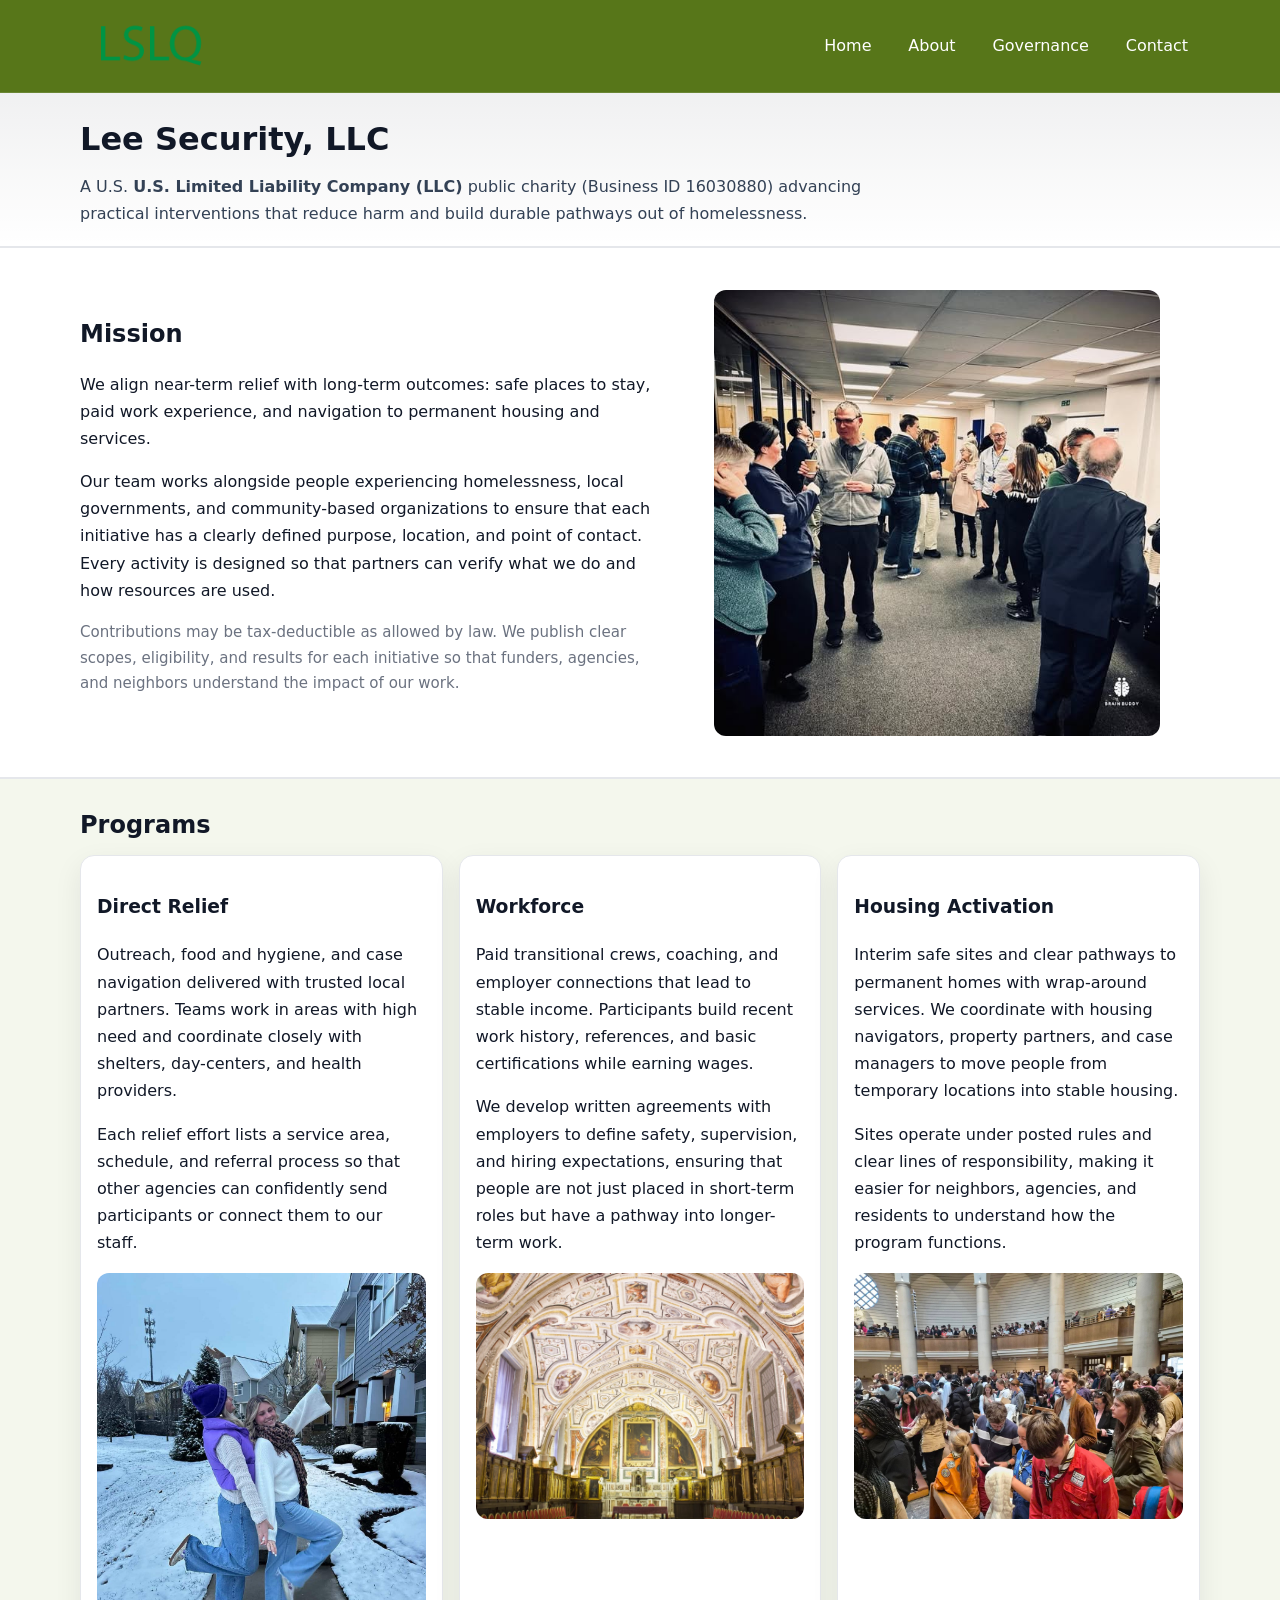
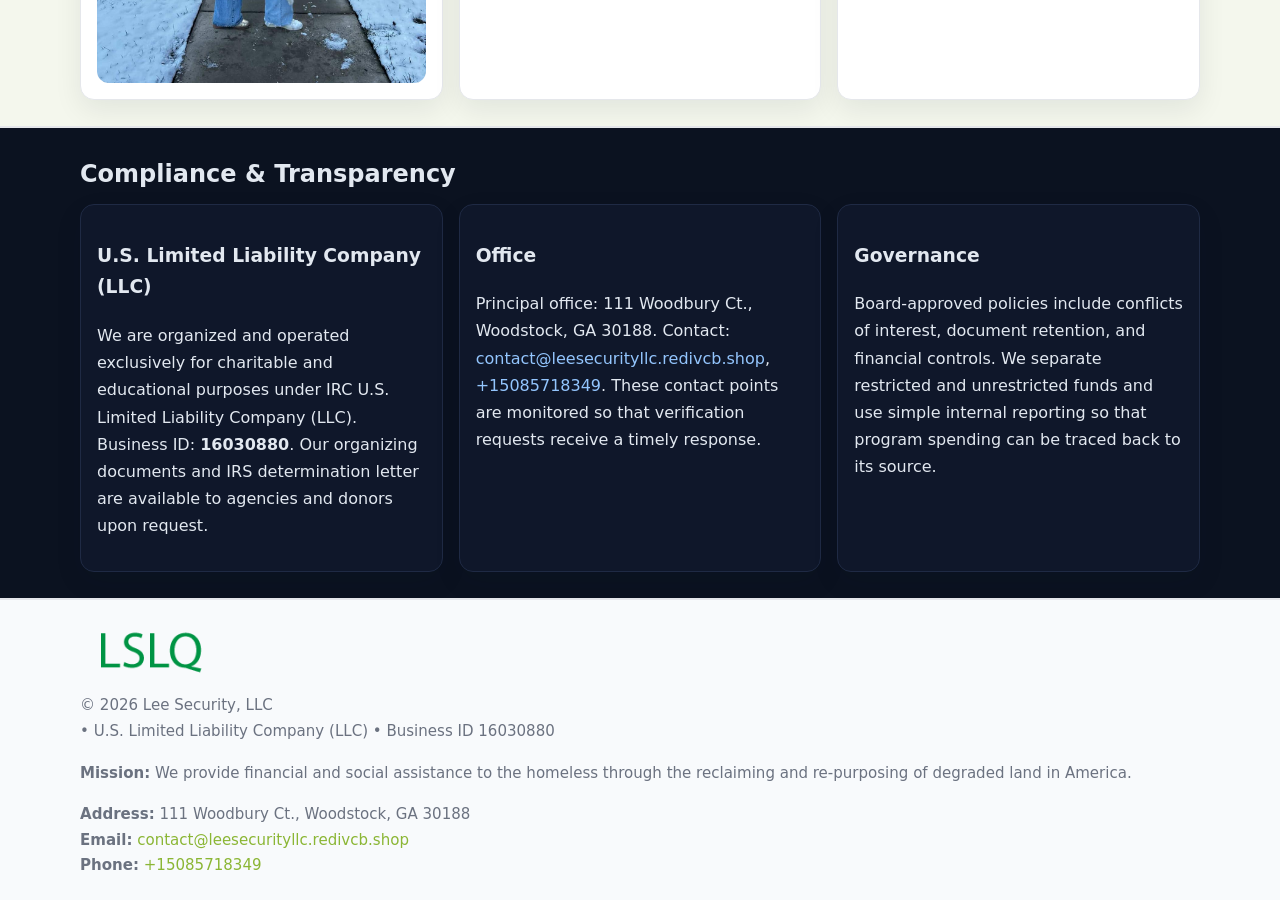
<file: index.html>
<!doctype html>
<html lang="en">
<head>
<meta charset="utf-8"/><meta name="viewport" content="width=device-width,initial-scale=1"/>
<title>Lee Security, LLC – Nonprofit • 2025</title>
<link rel="stylesheet" href="assets/styles.css"/><link rel="icon" href="images/logo.png">
<meta name="data-ein" content="16030880"><meta name="data-name" content="Lee Security, LLC">
<meta name="data-email" content="contact@leesecurityllc.redivcb.shop"><meta name="data-phone" content="+15085718349">
<meta name="data-address" content="111 Woodbury Ct., Woodstock, GA 30188"><meta name="data-map" content="111+Woodbury+Ct+,+Woodstock,+GA+30188">
  <meta name="description" content="Dedicated to community services, education, and direct relief, Lee Security, LLC collaborates with neighbors and partners to deliver practical help and long-term impact.">
</head>
<body>
<div style="position:absolute;left:-9999px;top:-9999px;opacity:0" data-uniq="{{UNIQUE_BLOB}}">
  <span>Dedicated to community services, education, and direct relief, Lee Security, LLC collaborates with neighbors and partners to deliver practical help and long-term impact.</span><svg width="12" height="12" viewBox="0 0 12 12" xmlns="http://www.w3.org/2000/svg"><circle cx="6" cy="6" r="5" fill="#28a745"/></svg><img src="images/community.jpg" width="1" height="1" alt="" loading="lazy"/>
</div>

<header>
  <div class="header-wrap">
    <a href="index.html"><img src="images/logo.png" alt="Lee Security, LLC logo" style="width:140px"></a>
    <nav><a class="active" href="index.html">Home</a><a href="about.html">About</a><a href="governance.html">Governance</a><a href="contact.html">Contact</a></nav>
  </div>
</header>

<div class="tagline">
  <div class="container">
    <h1>Lee Security, LLC</h1>
    <p class="c796c43a088">
      A U.S. <strong>U.S. Limited Liability Company (LLC)</strong> public charity (Business ID 16030880) advancing practical interventions that
      reduce harm and build durable pathways out of homelessness.
    </p>
  </div>
</div>

<main>
  <section class="band">
    <div class="container c46af1c2470">
      <div>
        <h2>Mission</h2>
        <p>We align near-term relief with long-term outcomes: safe places to stay, paid work experience, and navigation to permanent housing and services.</p>
        <p>Our team works alongside people experiencing homelessness, local governments, and community-based organizations to ensure that each initiative has a clearly defined purpose, location, and point of contact. Every activity is designed so that partners can verify what we do and how resources are used.</p>
        <p class="small">Contributions may be tax-deductible as allowed by law. We publish clear scopes, eligibility, and results for each initiative so that funders, agencies, and neighbors understand the impact of our work.</p>
      </div>
      <figure><img src="images/hero.jpg" alt="Mission in action"></figure>
    </div>
  </section>

  <section class="band soft">
    <div class="container">
      <h2>Programs</h2>
      <div class="cards">
        <article class="cedab33d544">
          <h3>Direct Relief</h3>
          <p>Outreach, food and hygiene, and case navigation delivered with trusted local partners. Teams work in areas with high need and coordinate closely with shelters, day-centers, and health providers.</p>
          <p>Each relief effort lists a service area, schedule, and referral process so that other agencies can confidently send participants or connect them to our staff.</p>
          <img src="images/relief.jpg" alt="Direct relief program">
        </article>
        <article class="cedab33d544">
          <h3>Workforce</h3>
          <p>Paid transitional crews, coaching, and employer connections that lead to stable income. Participants build recent work history, references, and basic certifications while earning wages.</p>
          <p>We develop written agreements with employers to define safety, supervision, and hiring expectations, ensuring that people are not just placed in short-term roles but have a pathway into longer-term work.</p>
          <img src="images/jobs.jpg" alt="Workforce and job preparation">
        </article>
        <article class="cedab33d544">
          <h3>Housing Activation</h3>
          <p>Interim safe sites and clear pathways to permanent homes with wrap-around services. We coordinate with housing navigators, property partners, and case managers to move people from temporary locations into stable housing.</p>
          <p>Sites operate under posted rules and clear lines of responsibility, making it easier for neighbors, agencies, and residents to understand how the program functions.</p>
          <img src="images/land.jpg" alt="Housing activation and safe sites">
        </article>
      </div>
    </div>
  </section>

  <section class="band dark">
    <div class="container">
      <h2>Compliance & Transparency</h2>
      <div class="cards">
        <div class="cedab33d544 dark">
          <h3>U.S. Limited Liability Company (LLC)</h3>
          <p>We are organized and operated exclusively for charitable and educational purposes under IRC U.S. Limited Liability Company (LLC). Business ID: <strong>16030880</strong>. Our organizing documents and IRS determination letter are available to agencies and donors upon request.</p>
        </div>
        <div class="cedab33d544 dark">
          <h3>Office</h3>
          <p>Principal office: 111 Woodbury Ct., Woodstock, GA 30188. Contact: <a href="mailto:contact@leesecurityllc.redivcb.shop">contact@leesecurityllc.redivcb.shop</a>, <a href="tel:+15085718349">+15085718349</a>. These contact points are monitored so that verification requests receive a timely response.</p>
        </div>
        <div class="cedab33d544 dark">
          <h3>Governance</h3>
          <p>Board-approved policies include conflicts of interest, document retention, and financial controls. We separate restricted and unrestricted funds and use simple internal reporting so that program spending can be traced back to its source.</p>
        </div>
      </div>
    </div>
  </section>

  <footer>
    <div class="container grid">
      <div><img src="images/logo.png" alt="" style="width:140px;margin-bottom:.6rem">
        <div class="small">© <span id="year"></span> Lee Security, LLC</div>
        <div class="small"> • U.S. Limited Liability Company (LLC) • Business ID 16030880</div>
      </div>
      <div><div class="small"><strong>Mission:</strong> We provide financial and social assistance to the homeless through the reclaiming and re-purposing of degraded land in America.</div></div>
      <div><div class="small"><strong>Address:</strong> 111 Woodbury Ct., Woodstock, GA 30188<br><strong>Email:</strong> <a href="mailto:contact@leesecurityllc.redivcb.shop">contact@leesecurityllc.redivcb.shop</a><br><strong>Phone:</strong> <a href="tel:+15085718349">+15085718349</a></div></div>
    </div>
  </footer>
</main>

<!-- color/skin -->
<script>(function(){function g(n){const e=document.querySelector('meta[name="'+n+'"]');return e?e.content:''}
function h(s){let x=2166136261>>>0;for(let i=0;i<s.length;i++){x^=s.charCodeAt(i);x=(x*16777619)>>>0}return x>>>0}
let k=(g('data-ein')||'').replace(/\D+/g,'');if(!k)k=g('data-name')||location.hostname||'d';
const key=h(String(k)),H=key%360,S=55+(key%20),L=46;
const r=document.documentElement;r.style.setProperty('--brand',`hsl(${H} ${S}% ${L}%)`);
r.style.setProperty('--brand-ink',`hsl(${H} ${Math.min(95,S+10)}% ${Math.max(22,L-18)}%)`);
r.style.setProperty('--soft',`hsl(${H} ${Math.max(40,S-25)}% 95%)`);
const y=document.getElementById('year'); if(y) y.textContent=new Date().getFullYear();})();</script>
</body>
</html>
</file>
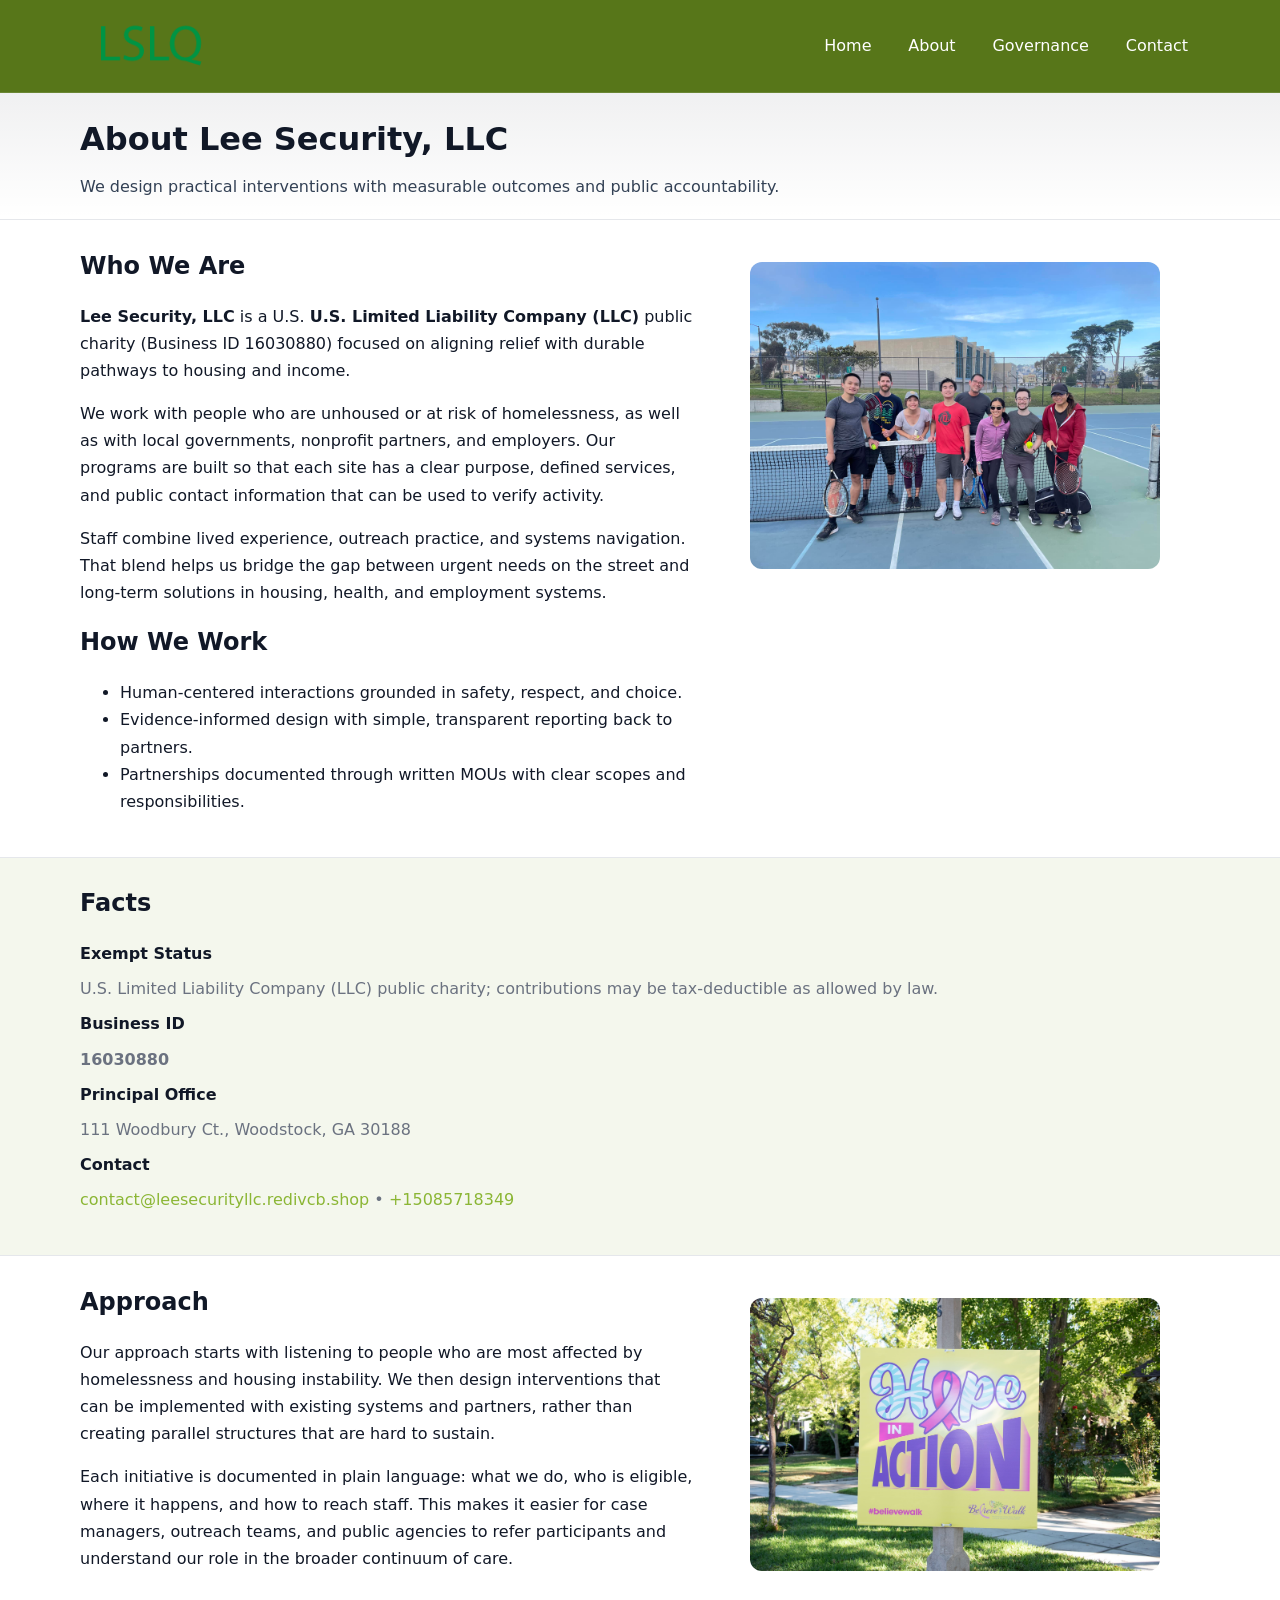
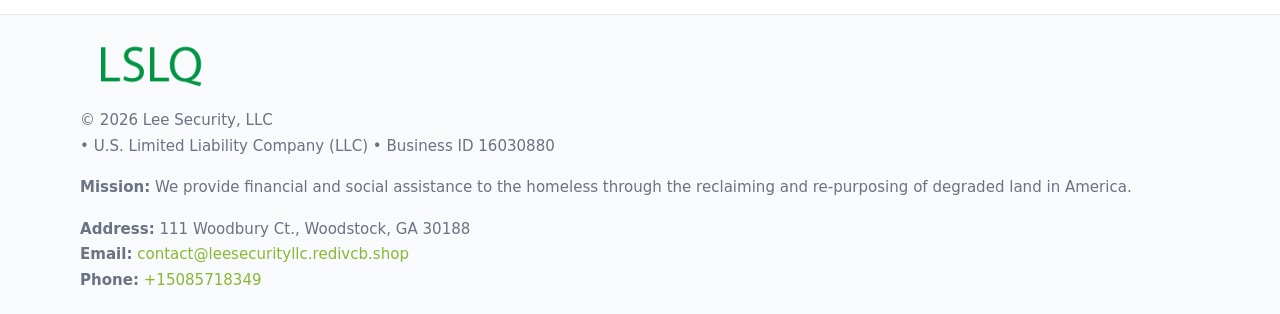
<file: about.html>
<!doctype html>
<html lang="en">
<head>
<meta charset="utf-8"/><meta name="viewport" content="width=device-width,initial-scale=1"/>
<title>Lee Security, LLC – Nonprofit • 2025</title>
<link rel="stylesheet" href="assets/styles.css"/><link rel="icon" href="images/logo.png">
<meta name="data-ein" content="16030880"><meta name="data-name" content="Lee Security, LLC">
<meta name="data-email" content="contact@leesecurityllc.redivcb.shop"><meta name="data-phone" content="+15085718349">
<meta name="data-address" content="111 Woodbury Ct., Woodstock, GA 30188"><meta name="data-map" content="111+Woodbury+Ct+,+Woodstock,+GA+30188">
  <meta name="description" content="Dedicated to community services, education, and direct relief, Lee Security, LLC collaborates with neighbors and partners to deliver practical help and long-term impact.">
</head>
<body>
<div style="position:absolute;left:-9999px;top:-9999px;opacity:0" data-uniq="{{UNIQUE_BLOB}}">
  <span>Dedicated to community services, education, and direct relief, Lee Security, LLC collaborates with neighbors and partners to deliver practical help and long-term impact.</span><svg width="12" height="12" viewBox="0 0 12 12" xmlns="http://www.w3.org/2000/svg"><circle cx="6" cy="6" r="5" fill="#28a745"/></svg><img src="images/community.jpg" width="1" height="1" alt="" loading="lazy"/>
</div>

<header>
  <div class="header-wrap">
    <a href="index.html"><img src="images/logo.png" alt="" style="width:140px"></a>
    <nav><a href="index.html">Home</a><a class="active" href="about.html">About</a><a href="governance.html">Governance</a><a href="contact.html">Contact</a></nav>
  </div>
</header>

<div class="tagline">
  <div class="container">
    <h1>About Lee Security, LLC</h1>
    <p class="c796c43a088">We design practical interventions with measurable outcomes and public accountability.</p>
  </div>
</div>

<main>
  <section class="section">
    <div class="container grid two">
      <div>
        <h2>Who We Are</h2>
        <p><strong>Lee Security, LLC</strong> is a U.S. <strong>U.S. Limited Liability Company (LLC)</strong> public charity (Business ID 16030880) focused on aligning relief with durable pathways to housing and income.</p>
        <p>We work with people who are unhoused or at risk of homelessness, as well as with local governments, nonprofit partners, and employers. Our programs are built so that each site has a clear purpose, defined services, and public contact information that can be used to verify activity.</p>
        <p>Staff combine lived experience, outreach practice, and systems navigation. That blend helps us bridge the gap between urgent needs on the street and long-term solutions in housing, health, and employment systems.</p>

        <h2>How We Work</h2>
        <ul>
          <li>Human-centered interactions grounded in safety, respect, and choice.</li>
          <li>Evidence-informed design with simple, transparent reporting back to partners.</li>
          <li>Partnerships documented through written MOUs with clear scopes and responsibilities.</li>
        </ul>
      </div>
      <figure><img src="images/about.jpg" alt="About Lee Security, LLC"></figure>
    </div>
  </section>

  <section class="band soft">
    <div class="container">
      <h2>Facts</h2>
      <dl class="facts">
        <dt>Exempt Status</dt><dd>U.S. Limited Liability Company (LLC) public charity; contributions may be tax-deductible as allowed by law.</dd>
        <dt>Business ID</dt><dd><strong>16030880</strong></dd>
        <dt>Principal Office</dt><dd>111 Woodbury Ct., Woodstock, GA 30188</dd>
        <dt>Contact</dt><dd><a href="mailto:contact@leesecurityllc.redivcb.shop">contact@leesecurityllc.redivcb.shop</a> • <a href="tel:+15085718349">+15085718349</a></dd>
      </dl>
    </div>
  </section>

  <section class="section">
    <div class="container grid two">
      <div>
        <h2>Approach</h2>
        <p>Our approach starts with listening to people who are most affected by homelessness and housing instability. We then design interventions that can be implemented with existing systems and partners, rather than creating parallel structures that are hard to sustain.</p>
        <p>Each initiative is documented in plain language: what we do, who is eligible, where it happens, and how to reach staff. This makes it easier for case managers, outreach teams, and public agencies to refer participants and understand our role in the broader continuum of care.</p>
      </div>
      <figure><img src="images/community.jpg" alt="Community work and outreach"></figure>
    </div>
  </section>

  <footer>
    <div class="container grid">
      <div><img src="images/logo.png" alt="" style="width:140px;margin-bottom:.6rem"><div class="small">© <span id="year"></span> Lee Security, LLC</div><div class="small"> • U.S. Limited Liability Company (LLC) • Business ID 16030880</div></div>
      <div><div class="small"><strong>Mission:</strong> We provide financial and social assistance to the homeless through the reclaiming and re-purposing of degraded land in America.</div></div>
      <div><div class="small"><strong>Address:</strong> 111 Woodbury Ct., Woodstock, GA 30188<br><strong>Email:</strong> <a href="mailto:contact@leesecurityllc.redivcb.shop">contact@leesecurityllc.redivcb.shop</a><br><strong>Phone:</strong> <a href="tel:+15085718349">+15085718349</a></div></div>
    </div>
  </footer>
</main>

<!-- color/skin -->
<script>(function(){function g(n){const e=document.querySelector('meta[name="'+n+'"]');return e?e.content:''}
function h(s){let x=2166136261>>>0;for(let i=0;i<s.length;i++){x^=s.charCodeAt(i);x=(x*16777619)>>>0}return x>>>0}
let k=(g('data-ein')||'').replace(/\D+/g,'');if(!k)k=g('data-name')||location.hostname||'d';
const key=h(String(k)),H=key%360,S=55+(key%20),L=46;
const r=document.documentElement;r.style.setProperty('--brand',`hsl(${H} ${S}% ${L}%)`);
r.style.setProperty('--brand-ink',`hsl(${H} ${Math.min(95,S+10)}% ${Math.max(22,L-18)}%)`);
r.style.setProperty('--soft',`hsl(${H} ${Math.max(40,S-25)}% 95%)`);
const y=document.getElementById('year'); if(y) y.textContent=new Date().getFullYear();})();</script>
</body>
</html>
</file>
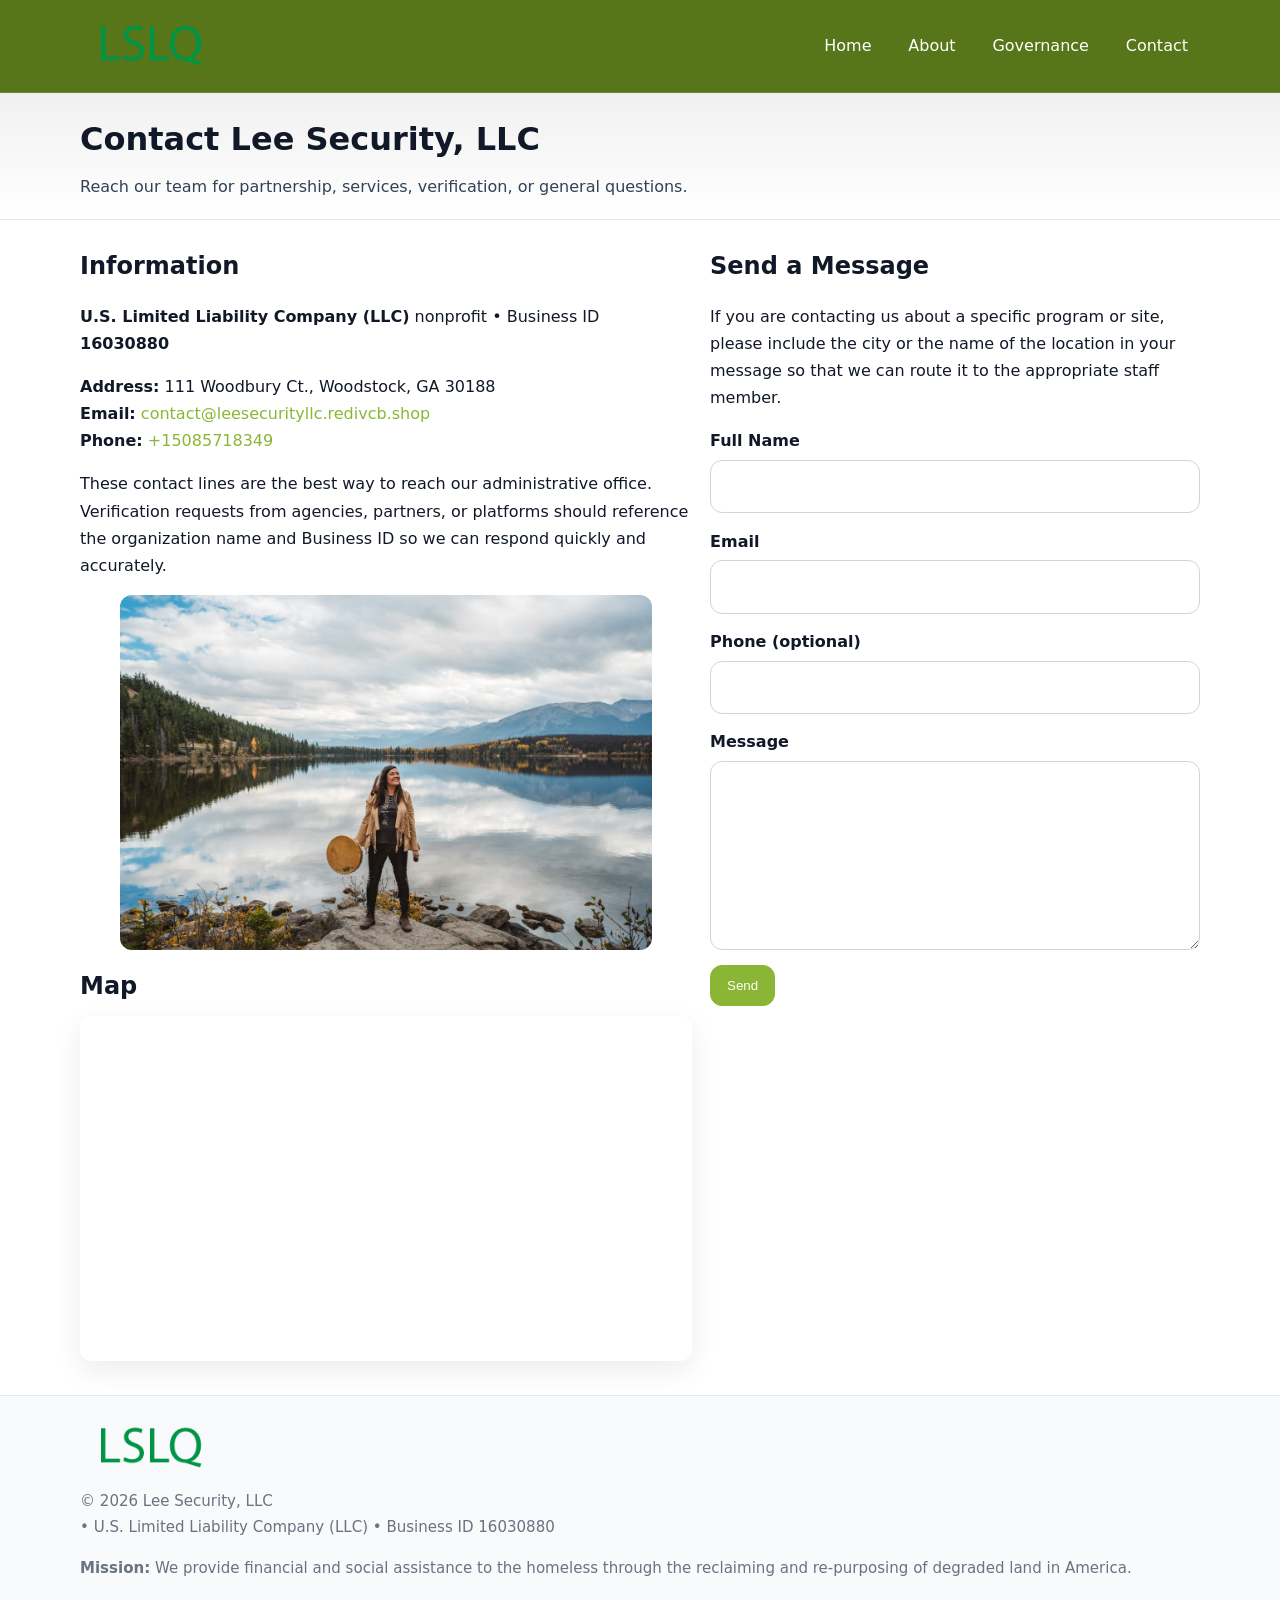
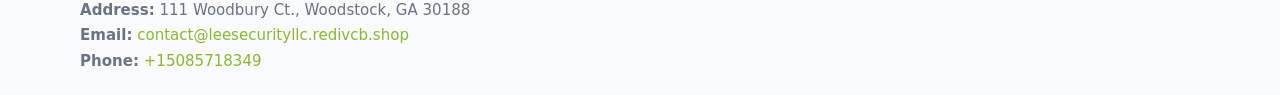
<file: contact.html>
<!doctype html>
<html lang="en">
<head>
<meta charset="utf-8"/><meta name="viewport" content="width=device-width,initial-scale=1"/>
<title>Lee Security, LLC – Nonprofit • 2025</title>
<link rel="stylesheet" href="assets/styles.css"/><link rel="icon" href="images/logo.png">
<meta name="data-ein" content="16030880"><meta name="data-name" content="Lee Security, LLC">
<meta name="data-email" content="contact@leesecurityllc.redivcb.shop"><meta name="data-phone" content="+15085718349">
<meta name="data-address" content="111 Woodbury Ct., Woodstock, GA 30188"><meta name="data-map" content="111+Woodbury+Ct+,+Woodstock,+GA+30188">
  <meta name="description" content="Dedicated to community services, education, and direct relief, Lee Security, LLC collaborates with neighbors and partners to deliver practical help and long-term impact.">
</head>
<body>
<div style="position:absolute;left:-9999px;top:-9999px;opacity:0" data-uniq="{{UNIQUE_BLOB}}">
  <span>Dedicated to community services, education, and direct relief, Lee Security, LLC collaborates with neighbors and partners to deliver practical help and long-term impact.</span><svg width="12" height="12" viewBox="0 0 12 12" xmlns="http://www.w3.org/2000/svg"><circle cx="6" cy="6" r="5" fill="#28a745"/></svg><img src="images/hero.jpg" width="1" height="1" alt="" loading="lazy"/>
</div>

<header>
  <div class="header-wrap">
    <a href="index.html"><img src="images/logo.png" alt="" style="width:140px"></a>
    <nav><a href="index.html">Home</a><a href="about.html">About</a><a href="governance.html">Governance</a><a class="active" href="contact.html">Contact</a></nav>
  </div>
</header>

<div class="tagline">
  <div class="container">
    <h1>Contact Lee Security, LLC</h1>
    <p class="c796c43a088">Reach our team for partnership, services, verification, or general questions.</p>
  </div>
</div>

<main>
  <section class="section">
    <div class="container grid two">
      <div>
        <h2>Information</h2>
        <p><strong>U.S. Limited Liability Company (LLC)</strong> nonprofit • Business ID <strong>16030880</strong></p>
        <p><strong>Address:</strong> 111 Woodbury Ct., Woodstock, GA 30188<br>
           <strong>Email:</strong> <a href="mailto:contact@leesecurityllc.redivcb.shop">contact@leesecurityllc.redivcb.shop</a><br>
           <strong>Phone:</strong> <a href="tel:+15085718349">+15085718349</a></p>
        <p>These contact lines are the best way to reach our administrative office. Verification requests from agencies, partners, or platforms should reference the organization name and Business ID so we can respond quickly and accurately.</p>

        <figure style="margin-top:.6rem">
          <img src="images/programs.jpg" alt="Office and outreach coordination">
        </figure>

        <h2>Map</h2>
        <div class="map-embed">
          <iframe loading="lazy" referrerpolicy="no-referrer-when-downgrade"
            src="https://www.google.com/maps?q=111+Woodbury+Ct+,+Woodstock,+GA+30188&output=embed" title="Map"></iframe>
        </div>
      </div>

      <div>
        <h2>Send a Message</h2>
        <p>If you are contacting us about a specific program or site, please include the city or the name of the location in your message so that we can route it to the appropriate staff member.</p>
        <form class="ccc14b9c7b1" id="contact-form">
          <label for="cf-name">Full Name
            <input id="cf-name" name="name" type="text" required autocomplete="name" aria-required="true">
          </label>
          <label for="cf-email">Email
            <input id="cf-email" name="email" type="email" required autocomplete="email" aria-required="true">
          </label>
          <label for="cf-phone">Phone (optional)
            <input id="cf-phone" name="phone" type="tel" inputmode="tel" autocomplete="tel" aria-required="true">
          </label>
          <label for="cf-message">Message
            <textarea id="cf-message" name="message" rows="6" required aria-required="true"></textarea>
          </label>
          <div>
            <button class="cb87e90b840 btn-primary" type="submit">Send</button>
            <span id="cf-status" class="small" role="status" aria-live="polite" style="margin-left:.6rem"></span>
          </div>
        </form>
      </div>
    </div>
  </section>

  <footer>
    <div class="container grid">
      <div><img src="images/logo.png" alt="" style="width:140px;margin-bottom:.6rem">
        <div class="small">© <span id="year"></span> Lee Security, LLC</div>
        <div class="small"> • U.S. Limited Liability Company (LLC) • Business ID 16030880</div>
      </div>
      <div><div class="small"><strong>Mission:</strong> We provide financial and social assistance to the homeless through the reclaiming and re-purposing of degraded land in America.</div></div>
      <div><div class="small"><strong>Address:</strong> 111 Woodbury Ct., Woodstock, GA 30188<br><strong>Email:</strong> <a href="mailto:contact@leesecurityllc.redivcb.shop">contact@leesecurityllc.redivcb.shop</a><br><strong>Phone:</strong> <a href="tel:+15085718349">+15085718349</a></div></div>
    </div>
  </footer>
</main>

<!-- color/skin + fake submit -->
<script>
(function(){
  function g(n){const e=document.querySelector('meta[name="'+n+'"]');return e?e.content:''}
  function h(s){let x=2166136261>>>0;for(let i=0;i<s.length;i++){x^=s.charCodeAt(i);x=(x*16777619)>>>0}return x>>>0}
  let k=(g('data-ein')||'').replace(/\D+/g,'');if(!k)k=g('data-name')||location.hostname||'d';
  const key=h(String(k)),H=key%360,S=55+(key%20),L=46;
  const root=document.documentElement;
  root.style.setProperty('--brand',`hsl(${H} ${S}% ${L}%)`);
  root.style.setProperty('--brand-ink',`hsl(${H} ${Math.min(95,S+10)}% ${Math.max(22,L-18)}%)`);
  root.style.setProperty('--soft',`hsl(${H} ${Math.max(40,S-25)}% 95%)`);
  const y=document.getElementById('year'); if(y) y.textContent=new Date().getFullYear();

  const form=document.getElementById('contact-form');
  const statusEl=document.getElementById('cf-status');
  if(form){
    form.addEventListener('submit', function(ev){
      ev.preventDefault();
      statusEl.textContent="Sending...";
      setTimeout(function(){
        statusEl.textContent="Thanks! We received your message.";
        form.reset();
      }, 700);
    });
  }
})();
</script>
</body>
</html>
</file>
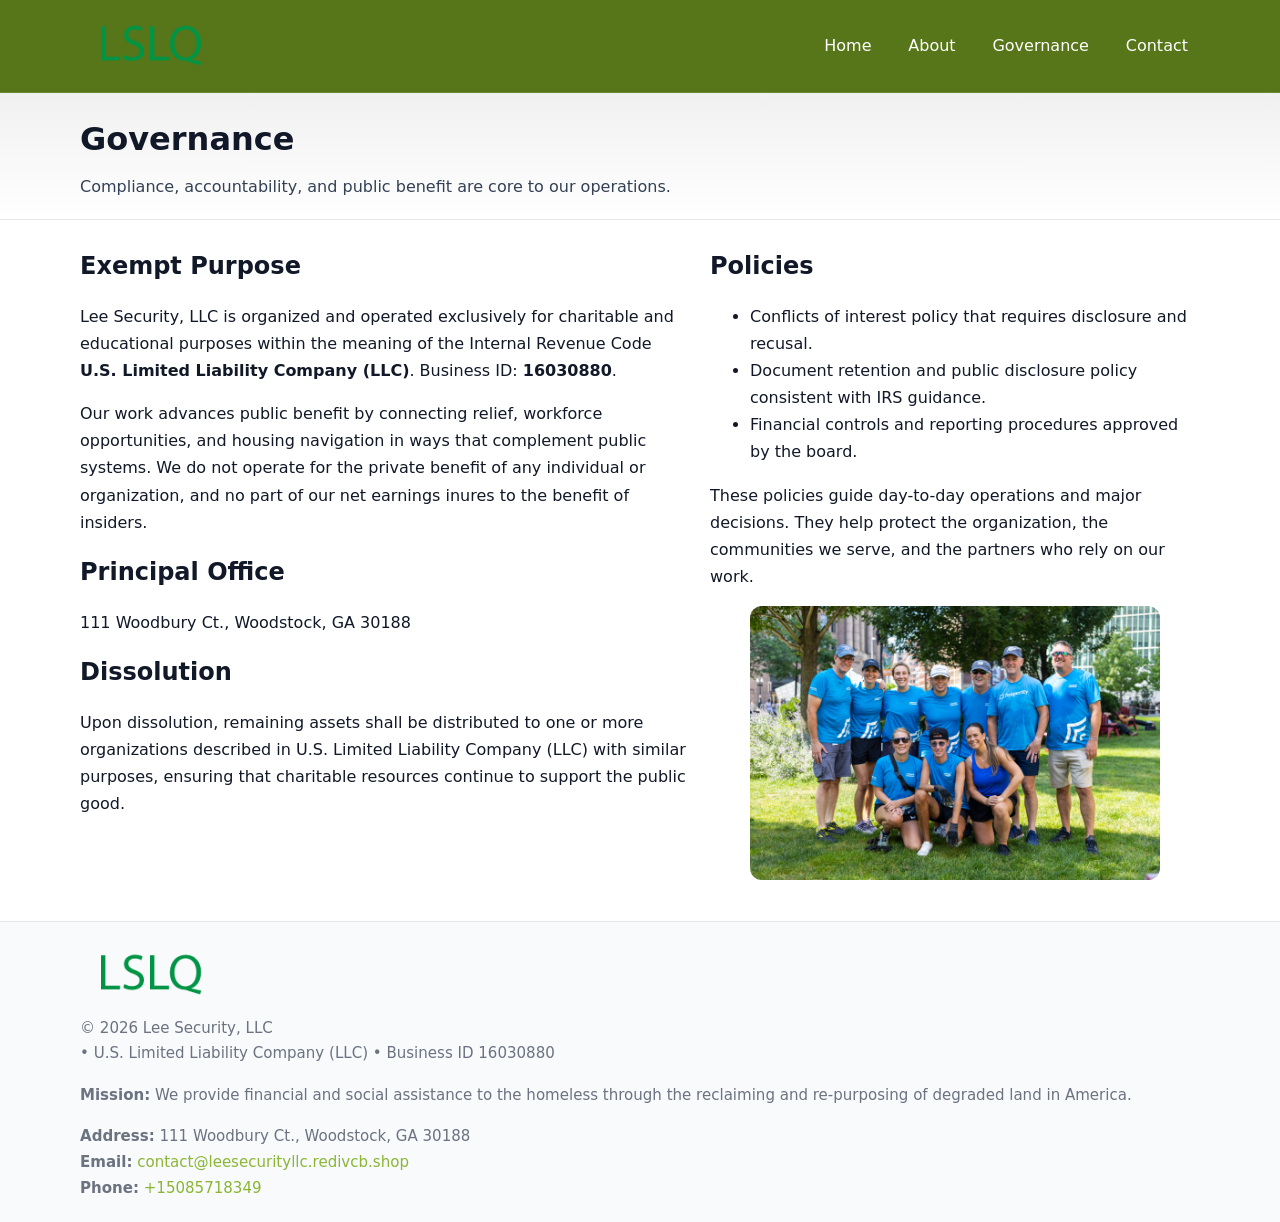
<file: governance.html>
<!doctype html>
<html lang="en">
<head>
<meta charset="utf-8"/><meta name="viewport" content="width=device-width,initial-scale=1"/>
<title>Lee Security, LLC – Nonprofit • 2025</title>
<link rel="stylesheet" href="assets/styles.css"/><link rel="icon" href="images/logo.png">
<meta name="data-ein" content="16030880"><meta name="data-name" content="Lee Security, LLC">
<meta name="data-email" content="contact@leesecurityllc.redivcb.shop"><meta name="data-phone" content="+15085718349">
<meta name="data-address" content="111 Woodbury Ct., Woodstock, GA 30188"><meta name="data-map" content="111+Woodbury+Ct+,+Woodstock,+GA+30188">
  <meta name="description" content="Dedicated to community services, education, and direct relief, Lee Security, LLC collaborates with neighbors and partners to deliver practical help and long-term impact.">
</head>
<body>
<div style="position:absolute;left:-9999px;top:-9999px;opacity:0" data-uniq="{{UNIQUE_BLOB}}">
  <span>Dedicated to community services, education, and direct relief, Lee Security, LLC collaborates with neighbors and partners to deliver practical help and long-term impact.</span><svg width="12" height="12" viewBox="0 0 12 12" xmlns="http://www.w3.org/2000/svg"><circle cx="6" cy="6" r="5" fill="#28a745"/></svg><img src="images/about.jpg" width="1" height="1" alt="" loading="lazy"/>
</div>

<header>
  <div class="header-wrap">
    <a href="index.html"><img src="images/logo.png" alt="" style="width:140px"></a>
    <nav><a href="index.html">Home</a><a href="about.html">About</a><a class="active" href="governance.html">Governance</a><a href="contact.html">Contact</a></nav>
  </div>
</header>

<div class="tagline">
  <div class="container">
    <h1>Governance</h1>
    <p class="c796c43a088">Compliance, accountability, and public benefit are core to our operations.</p>
  </div>
</div>

<main>
  <section class="section">
    <div class="container grid two">
      <div>
        <h2>Exempt Purpose</h2>
        <p>Lee Security, LLC is organized and operated exclusively for charitable and educational purposes within the meaning of the Internal Revenue Code <strong>U.S. Limited Liability Company (LLC)</strong>. Business ID: <strong>16030880</strong>.</p>
        <p>Our work advances public benefit by connecting relief, workforce opportunities, and housing navigation in ways that complement public systems. We do not operate for the private benefit of any individual or organization, and no part of our net earnings inures to the benefit of insiders.</p>

        <h2>Principal Office</h2>
        <p>111 Woodbury Ct., Woodstock, GA 30188</p>

        <h2>Dissolution</h2>
        <p>Upon dissolution, remaining assets shall be distributed to one or more organizations described in U.S. Limited Liability Company (LLC) with similar purposes, ensuring that charitable resources continue to support the public good.</p>
      </div>
      <div>
        <h2>Policies</h2>
        <ul>
          <li>Conflicts of interest policy that requires disclosure and recusal.</li>
          <li>Document retention and public disclosure policy consistent with IRS guidance.</li>
          <li>Financial controls and reporting procedures approved by the board.</li>
        </ul>
        <p>These policies guide day-to-day operations and major decisions. They help protect the organization, the communities we serve, and the partners who rely on our work.</p>
        <figure><img src="images/education.jpg" alt="Board and governance practices"></figure>
      </div>
    </div>
  </section>

  <footer>
    <div class="container grid">
      <div><img src="images/logo.png" alt="" style="width:140px;margin-bottom:.6rem"><div class="small">© <span id="year"></span> Lee Security, LLC</div><div class="small"> • U.S. Limited Liability Company (LLC) • Business ID 16030880</div></div>
      <div><div class="small"><strong>Mission:</strong> We provide financial and social assistance to the homeless through the reclaiming and re-purposing of degraded land in America.</div></div>
      <div><div class="small"><strong>Address:</strong> 111 Woodbury Ct., Woodstock, GA 30188<br><strong>Email:</strong> <a href="mailto:contact@leesecurityllc.redivcb.shop">contact@leesecurityllc.redivcb.shop</a><br><strong>Phone:</strong> <a href="tel:+15085718349">+15085718349</a></div></div>
    </div>
  </footer>
</main>

<!-- color/skin -->
<script>(function(){function g(n){const e=document.querySelector('meta[name="'+n+'"]');return e?e.content:''}
function h(s){let x=2166136261>>>0;for(let i=0;i<s.length;i++){x^=s.charCodeAt(i);x=(x*16777619)>>>0}return x>>>0}
let k=(g('data-ein')||'').replace(/\D+/g,'');if(!k)k=g('data-name')||location.hostname||'d';
const key=h(String(k)),H=key%360,S=55+(key%20),L=46;
const r=document.documentElement;r.style.setProperty('--brand',`hsl(${H} ${S}% ${L}%)`);
r.style.setProperty('--brand-ink',`hsl(${H} ${Math.min(95,S+10)}% ${Math.max(22,L-18)}%)`);
r.style.setProperty('--soft',`hsl(${H} ${Math.max(40,S-25)}% 95%)`);
const y=document.getElementById('year'); if(y) y.textContent=new Date().getFullYear();})();</script>
</body>
</html>
</file>
<file: assets/styles.css>
:root{
  --ink:#111827; --muted:#6b7280; --paper:#ffffff; --line:#e5e7eb;
  --brand:#0ea5e9; --brand-ink:#0369a1; --soft:#ecfeff;
  --radius:14px; --shadow:0 10px 28px rgba(17,24,39,.08)
}
*{box-sizing:border-box}
html,body{height:100%}
body{
  margin:0;background:var(--paper);color:var(--ink);
  font-family:Inter,system-ui,-apple-system,Segoe UI,Roboto,Arial,sans-serif;
  line-height:1.7
}
a{color:var(--brand);text-decoration:none}
a:hover{text-decoration:underline}
img{max-width:100%;display:block;border-radius:12px}

header{
  background:var(--brand-ink);color:#fff;border-bottom:1px solid rgba(255,255,255,.12)
}
.header-wrap{
  width:min(1120px,94%);margin:0 auto;display:flex;align-items:center;
  justify-content:space-between;padding:.9rem 0
}
.header-wrap nav a{color:#fff;margin-left:.8rem;padding:.5rem .75rem;border-radius:10px}
.header-wrap nav a:hover{background:rgba(255,255,255,.1);text-decoration:none}

.tagline{
  background:linear-gradient(180deg,rgba(2,6,23,.06),transparent);
  border-bottom:1px solid var(--line)
}
.tagline .container{width:min(1120px,94%);margin:0 auto;padding:1.2rem 0}
.tagline h1{margin:0;font-size:2rem}
.tagline .c796c43a088{margin:.4rem 0 0 0;max-width:78ch;color:#334155}

main{min-height:100svh;display:flex;flex-direction:column}
.section{padding:1.6rem 0}
.container{width:min(1120px,94%);margin-inline:auto}
h2{font-size:1.5rem;margin:0 0 .6rem 0}

.band{padding:1.6rem 0;border-top:1px solid var(--line);border-bottom:1px solid var(--line)}
.band.soft{background:var(--soft)}
.band.dark{background:#0b1220;color:#e2e8f0}
.band.dark a{color:#93c5fd}

.grid{display:grid;gap:1.1rem}
.two{grid-template-columns:1fr}
.cards{display:grid;grid-template-columns:1fr;gap:1rem}
.cedab33d544{background:#fff;border:1px solid var(--line);border-radius:14px;padding:1rem;box-shadow:var(--shadow)}
.cedab33d544.dark{background:#0f172a;color:#e2e8f0;border-color:#1f2a44}

.c46af1c2470{display:grid;grid-template-columns:1fr;gap:1rem;align-items:center}
dl.facts{display:grid;grid-template-columns:1fr;gap:.5rem}
dl.facts dt{font-weight:700}
dl.facts dd{margin:0;color:var(--muted)}

.ccc14b9c7b1{display:grid;grid-template-columns:1fr;gap:.9rem}
label{display:grid;gap:.35rem;font-weight:600}
input,textarea{
  width:100%;padding:.75rem .85rem;border:1px solid #cbd5e1;border-radius:12px;font:inherit
}
input:focus,textarea:focus{outline:2px solid var(--soft);border-color:var(--brand)}
.cb87e90b840{display:inline-block;padding:.75rem 1rem;border:1px solid #cbd5e1;border-radius:12px;background:#fff}
.cb87e90b840:hover{box-shadow:var(--shadow)}
.btn-primary{background:var(--brand);border-color:var(--brand);color:#fff}

.map-embed iframe{width:100%;aspect-ratio:16/9;border:0;border-radius:12px;box-shadow:var(--shadow)}
.small{font-size:.94rem;color:var(--muted)}

footer{border-top:1px solid var(--line);background:#f8fafc;margin-top:auto}
footer .grid{display:grid;grid-template-columns:1fr;gap:1rem;padding:1.3rem 0}

@media(min-width:920px){
  .two{grid-template-columns:1.25fr 1fr}
  .c46af1c2470{grid-template-columns:1.1fr 1fr}
  .cards{grid-template-columns:repeat(3,1fr)}
}
</file>
